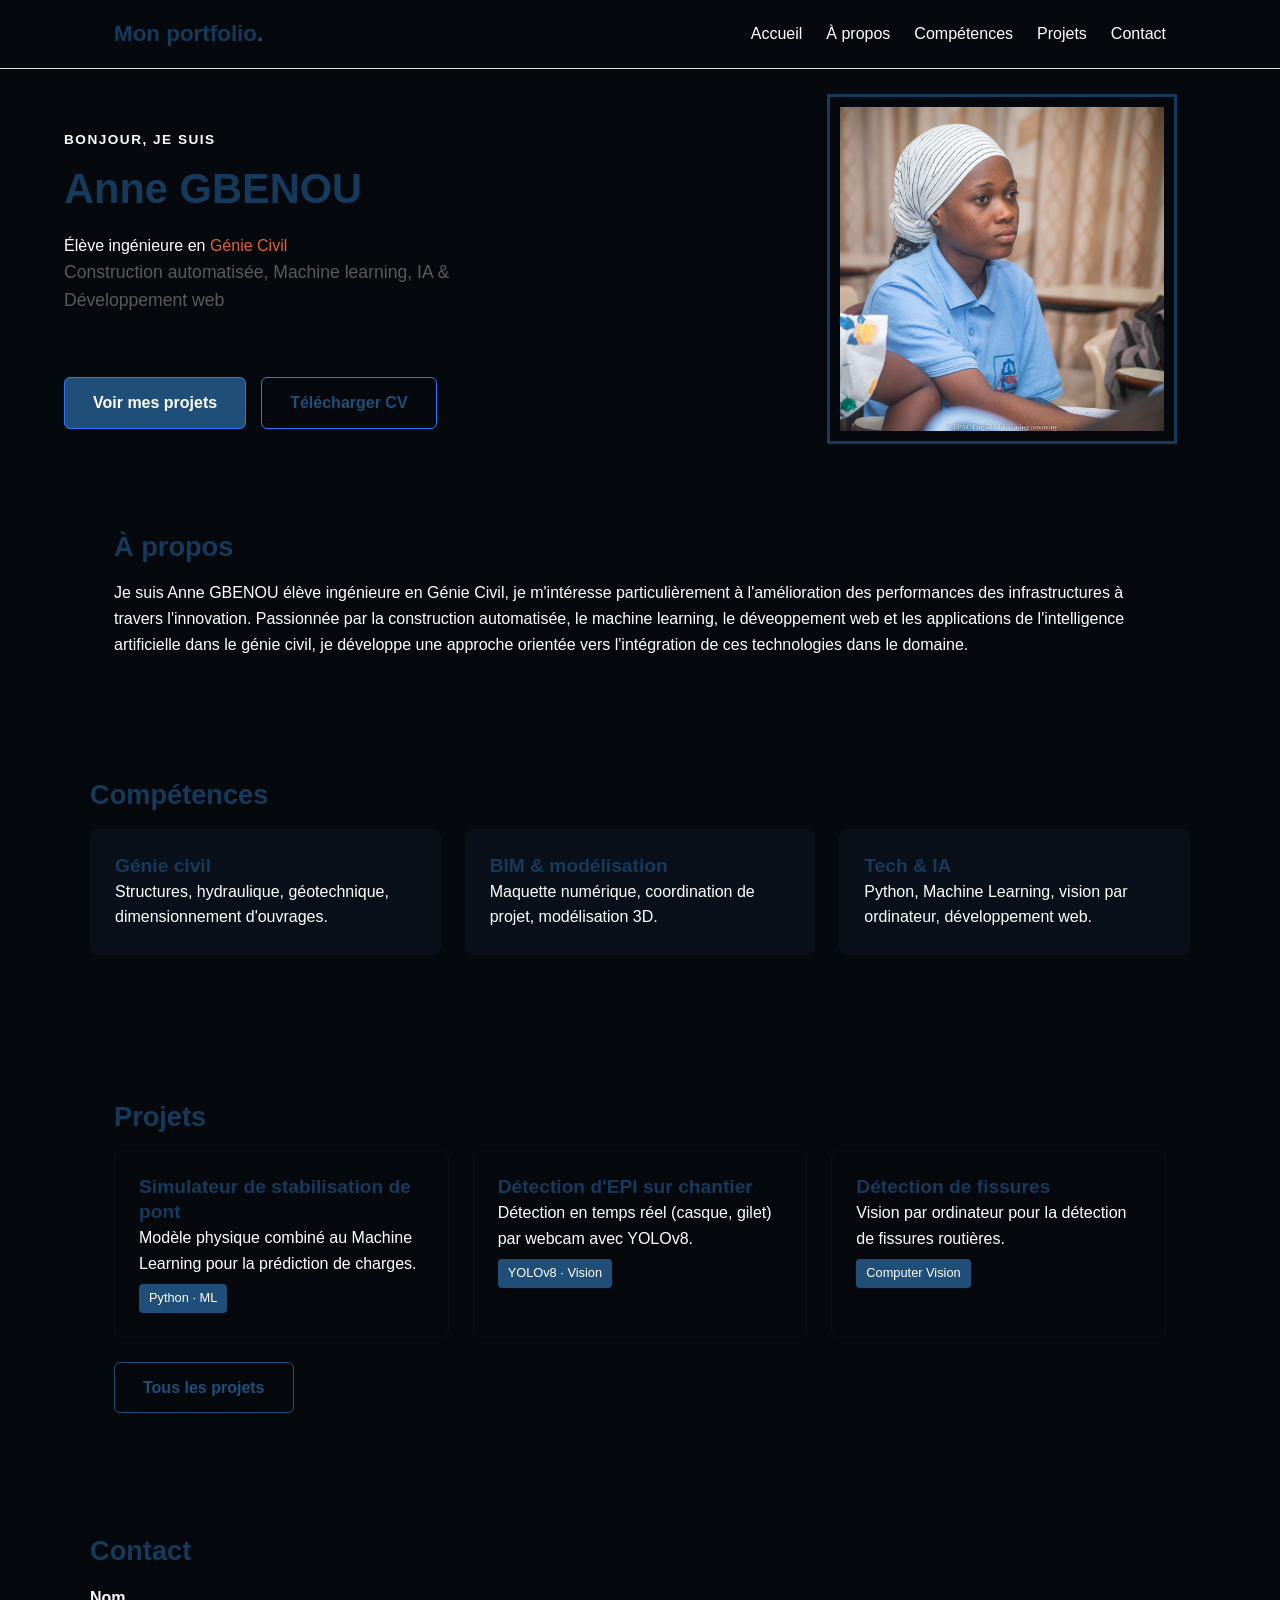
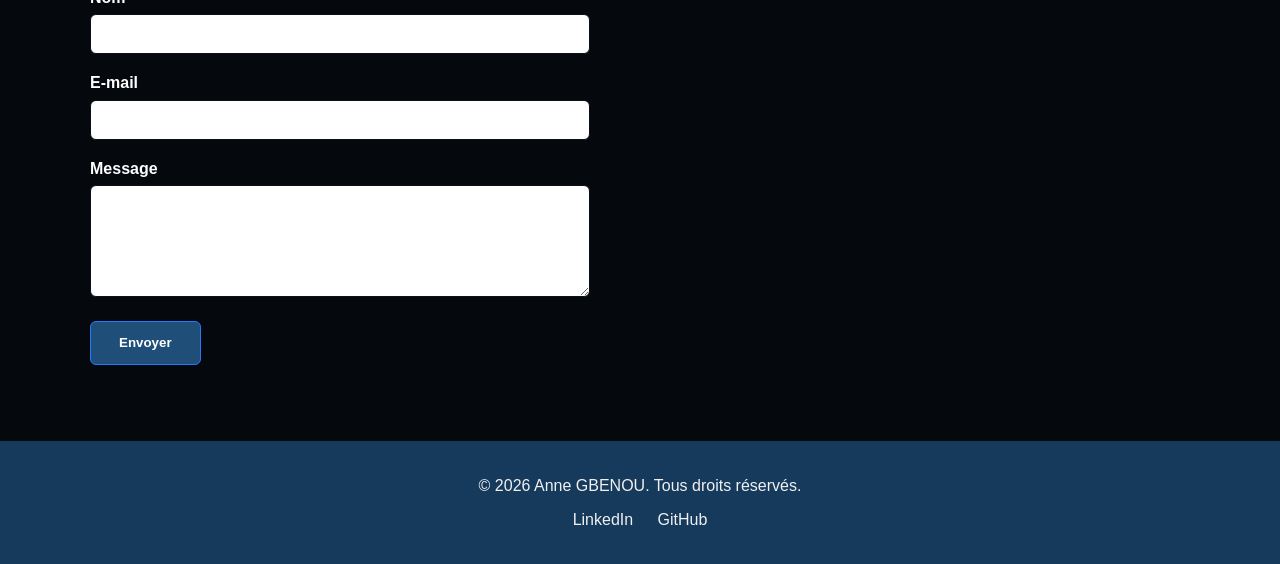
<file: index.html>
<!doctype html>
<html lang="fr">
<head>
  <meta charset="utf-8">
  <meta name="viewport" content="width=device-width, initial-scale=1">
  <title>GBENOU Anne - Portfolio Génie Civil </title>
  <meta name="description" content="Portfolio de Anne GBENOU, élève ingénieure en génie civil">
  <link rel="stylesheet" href="css/style.css">
</head>
<body>

  <header class="site-header">
    <nav class="navbar" aria-label="Navigation principale">
      <a href="#accueil" class="logo">Mon portfolio<span>.</span></a>
      <button class="nav-toggle" id="navToggle" aria-expanded="false" aria-controls="navMenu" aria-label="Ouvrir le menu">
        <span></span><span></span><span></span>
      </button>
      <ul class="nav-menu" id="navMenu">
        <li><a href="#accueil">Accueil</a></li>
        <li><a href="#apropos">À propos</a></li>
        <li><a href="#competences">Compétences</a></li>
        <li><a href="projects.html">Projets</a></li>
        <li><a href="#contact">Contact</a></li>
      </ul>
    </nav>
  </header>

  <main>
    <!-- HERO -->
    <section id="accueil" class="hero-split">
      <div class="hero-text">
        <p class="eyebrow">Bonjour, je suis</p>
        <h1>Anne GBENOU</h1>
        <p class="role">Élève ingénieure en <span class="highlight">Génie Civil</span></p>
        <p class="subtitle">Construction automatisée, Machine learning, IA  &amp; Développement web</p>
        <div class="buttons">
        <a href="projects.html" class="btn btn-primary">Voir mes projets</a>
        <a href="assets\images\CV_Anne_GBENOU.pdf" class="btn" target="_blank">Télécharger CV</a>
        </div>
      </div>
       <div class="hero-image">
        <div class="hero-image img "></div>
      <img src="assets\images\my_picture.jpg" class="hero-image img">
      </div>
    </section>

    <!-- À PROPOS -->
    <section id="apropos" class="section">
      <h2>À propos</h2>
      <p>
       Je suis Anne GBENOU élève ingénieure en Génie Civil, je m'intéresse particulièrement à l'amélioration des performances des infrastructures 
        à travers l'innovation. Passionnée par la construction automatisée, le machine learning, le déveoppement web et les applications de l'intelligence artificielle dans le génie civil,
        je développe une approche orientée vers l'intégration de ces technologies dans le domaine.
      </p>
    </section>

    <!-- COMPÉTENCES -->
    <section id="competences" class="section section-alt">
      <h2>Compétences</h2>
      <div class="cards-grid">
        <article class="card">
          <h3>Génie civil</h3>
          <p>Structures, hydraulique, géotechnique, dimensionnement d'ouvrages.</p>
        </article>
        <article class="card">
          <h3>BIM &amp; modélisation</h3>
          <p>Maquette numérique, coordination de projet, modélisation 3D.</p>
        </article>
        <article class="card">
          <h3>Tech &amp; IA</h3>
          <p>Python, Machine Learning, vision par ordinateur, développement web.</p>
        </article>
      </div>
    </section>

    <!-- APERÇU PROJETS -->
    <section id="projets-apercu" class="section">
      <h2>Projets</h2>
      <div class="cards-grid">
        <article class="card">
          <h3>Simulateur de stabilisation de pont</h3>
          <p>Modèle physique combiné au Machine Learning pour la prédiction de charges.</p>
          <span class="badge">Python · ML</span>
        </article>
        <article class="card">
          <h3>Détection d'EPI sur chantier</h3>
          <p>Détection en temps réel (casque, gilet) par webcam avec YOLOv8.</p>
          <span class="badge">YOLOv8 · Vision</span>
        </article>
        <article class="card">
          <h3>Détection de fissures</h3>
          <p>Vision par ordinateur pour la détection de fissures routières.</p>
          <span class="badge">Computer Vision</span>
        </article>
      </div>
      <a href="projects.html" class="btn btn-secondary">Tous les projets</a>
    </section>

    <section id="contact" class="section section-alt">
      <h2>Contact</h2>
      <form id="contactForm" name="contactForm" novalidate>
        <div class="form-group">
          <label for="nom">Nom</label>
          <input type="text" id="nom" name="nom" required>
        </div>
        <div class="form-group">
          <label for="email">E-mail</label>
          <input type="email" id="email" name="email" required>
        </div>
        <div class="form-group">
          <label for="message">Message</label>
          <textarea id="message" name="message" rows="5" required></textarea>
        </div>
        <button type="submit" class="btn btn-primary">Envoyer</button>
        <p id="formFeedback" class="form-feedback" role="alert" aria-live="polite"></p>
      </form>
    </section>
  </main>

  <footer class="site-footer">
    <p>&copy; 2026 Anne GBENOU. Tous droits réservés.</p>
    <div class="social-links">
      <a href="#" target="_blank" rel="noopener">LinkedIn</a>
      <a href="#" target="_blank" rel="noopener">GitHub</a>
    </div>
  </footer>

  <script src="js/app.js"></script>
</body>
</html>
</file>
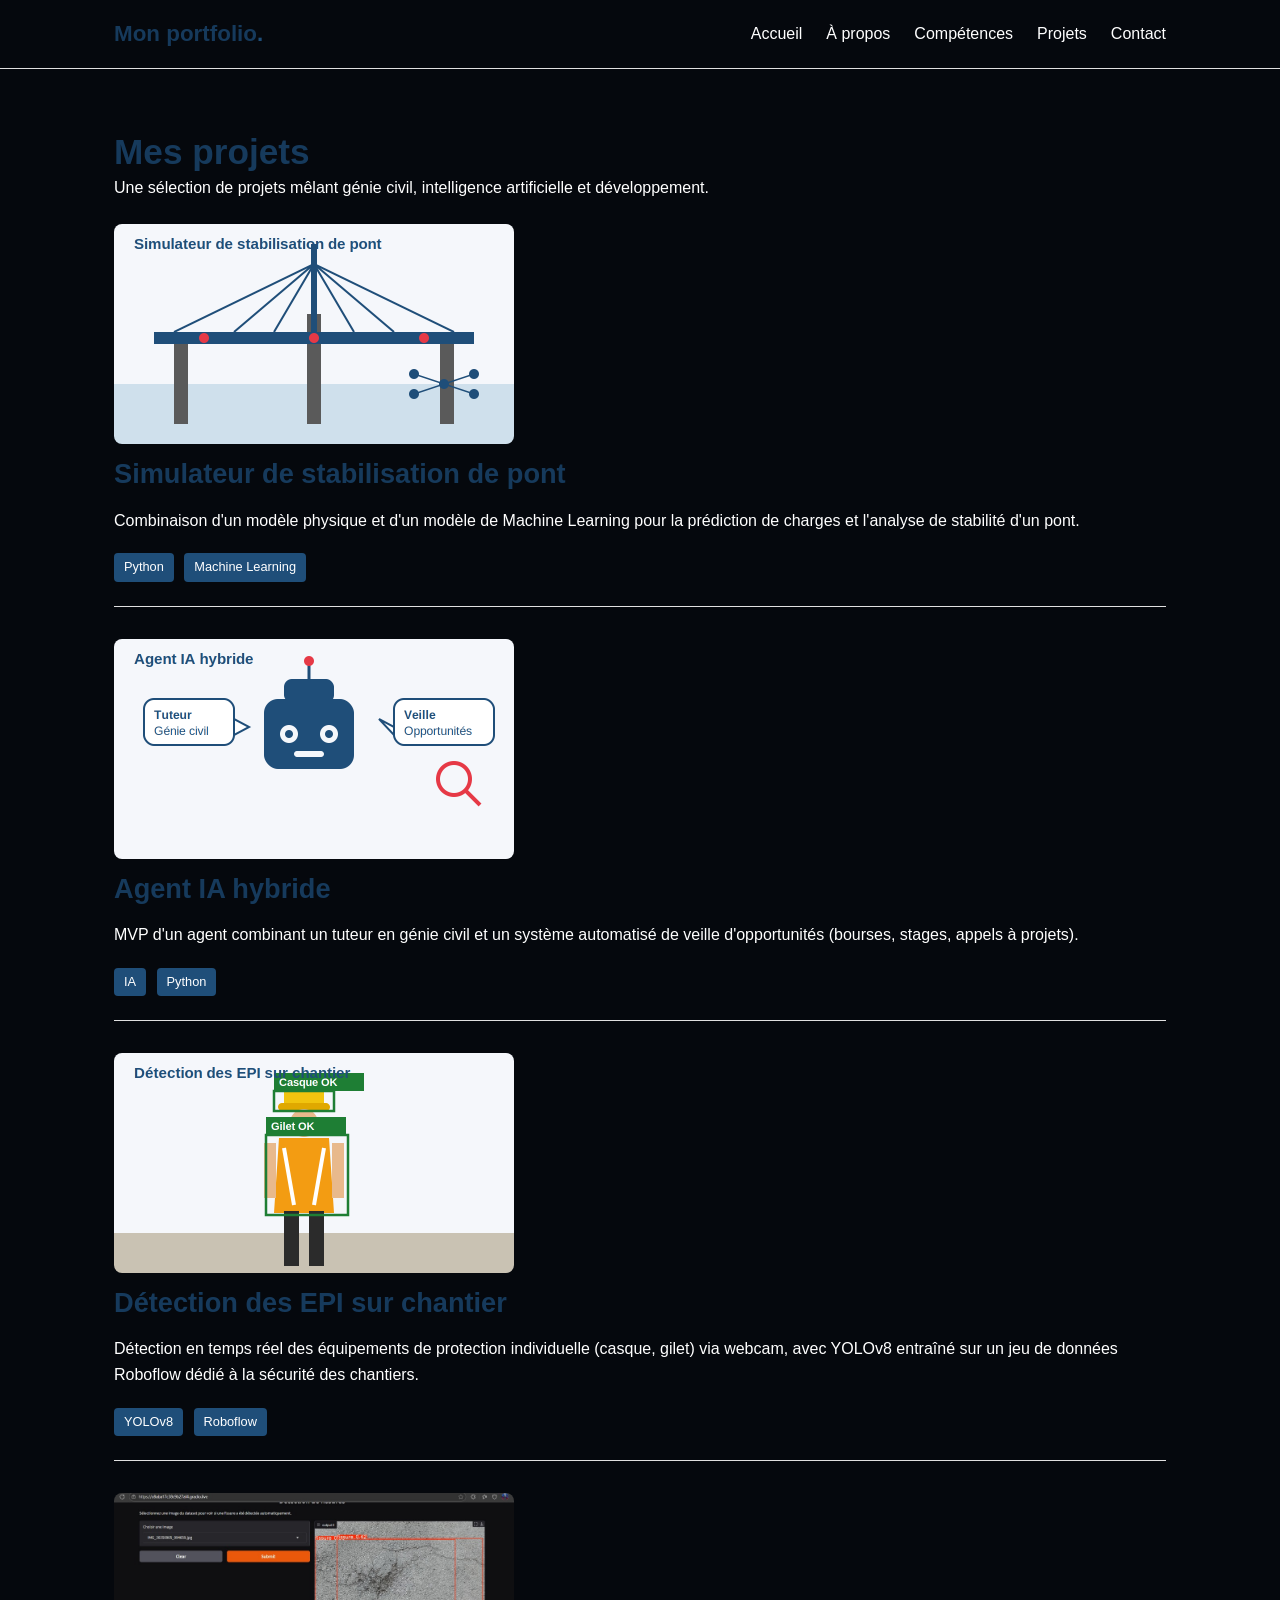
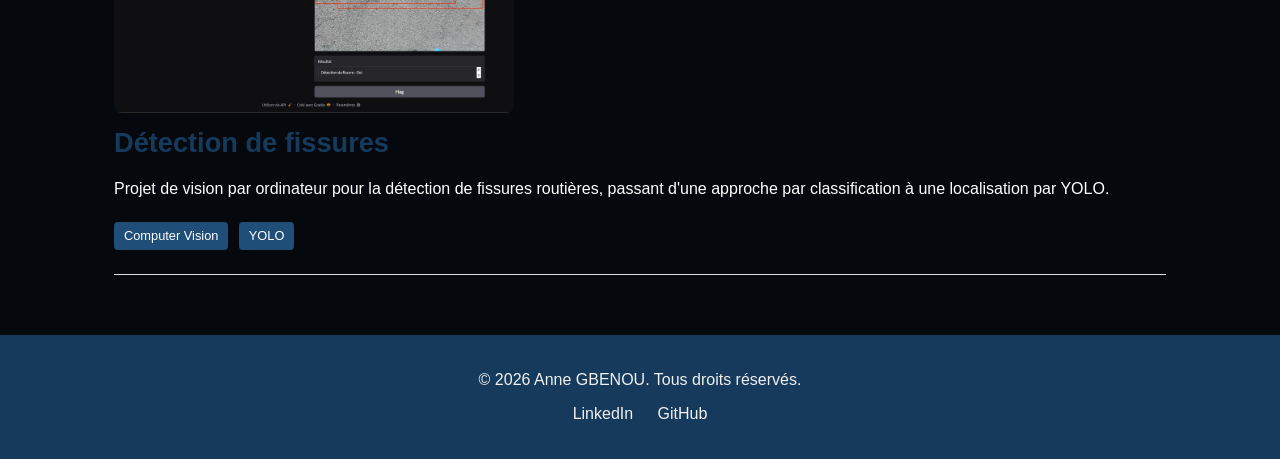
<file: projects.html>
<!doctype html>
<html lang="fr">
<head>
  <meta charset="utf-8">
  <meta name="viewport" content="width=device-width, initial-scale=1">
  <title>Projets — Anne GBENOU</title>
  <meta name="description" content="Projets de Anne GBENOU élève ingéniieure en génie civil.">
  <link rel="stylesheet" href="css/style.css">
</head>
<body>

  <header class="site-header">
    <nav class="navbar" aria-label="Navigation principale">
      <a href="index.html#accueil" class="logo">Mon portfolio<span>.</span></a>
      <button class="nav-toggle" id="navToggle" aria-expanded="false" aria-controls="navMenu" aria-label="Ouvrir le menu">
        <span></span><span></span><span></span>
      </button>
      <ul class="nav-menu" id="navMenu">
        <li><a href="index.html#accueil">Accueil</a></li>
        <li><a href="index.html#apropos">À propos</a></li>
        <li><a href="index.html#competences">Compétences</a></li>
        <li><a href="projects.html" aria-current="page">Projets</a></li>
        <li><a href="index.html#contact">Contact</a></li>
      </ul>
    </nav>
  </header>

  <main>
    <section class="section">
      <h1>Mes projets</h1>
      <p>Une sélection de projets mêlant génie civil, intelligence artificielle et développement.</p>

      <div class="projects-list">
        <article class="project-item">
          <img src="assets\images\pont.png" alt="Illustration du simulateur de stabilisation de pont" class="project-photo">
          <h2>Simulateur de stabilisation de pont</h2>
          <p>Combinaison d'un modèle physique et d'un modèle de Machine Learning pour
             la prédiction de charges et l'analyse de stabilité d'un pont.</p>
          <span class="badge">Python</span>
          <span class="badge">Machine Learning</span>
        </article>

        <article class="project-item">
          <img src="assets\images\agent-ia.png" alt="Illustration de l'agent IA hybride" class="project-photo">
          <h2>Agent IA hybride</h2>
          <p>MVP d'un agent combinant un tuteur en génie civil et un système
             automatisé de veille d'opportunités (bourses, stages, appels à projets).</p>
          <span class="badge">IA</span>
          <span class="badge">Python</span>
        </article>

        <article class="project-item">
          <img src="assets\images\detection-epi.png" alt="Illustration de la détection des EPI sur chantier" class="project-photo">
          <h2>Détection des EPI sur chantier</h2>
          <p>Détection en temps réel des équipements de protection individuelle
             (casque, gilet) via webcam, avec YOLOv8 entraîné sur un jeu de données
             Roboflow dédié à la sécurité des chantiers.</p>
          <span class="badge">YOLOv8</span>
          <span class="badge">Roboflow</span>
        </article>

        <article class="project-item">
          <img src="assets\images\Detection_fissures.jpg" alt="Illustration de la détection de fissures routières par intelligence artificielle" class="project-photo">
          <h2>Détection de fissures</h2>
          <p>Projet de vision par ordinateur pour la détection de fissures routières,
             passant d'une approche par classification à une localisation par YOLO.</p>
          <span class="badge">Computer Vision</span>
          <span class="badge">YOLO</span>
        </article>
      </div>
    </section>
  </main>

  <footer class="site-footer">
    <p>&copy; 2026 Anne GBENOU. Tous droits réservés.</p>
    <div class="social-links">
      <a href="#" target="_blank" rel="noopener">LinkedIn</a>
      <a href="#" target="_blank" rel="noopener">GitHub</a>
    </div>
  </footer>

  <script src="js/app.js"></script>
</body>
</html>
</file>
<file: css/style.css>
/* ===== Reset & base ===== */
* {
  box-sizing: border-box;
  margin: 0;
  padding: 0;
}

:root {
  --color-primary: #1F4E79;
  --color-primary-dark: #163a5c;
  --color-accent: #e0623a;
  --color-bg: #05080d;
  --color-bg-alt: #f5f7fb;
  --color-text: #ffffff;
  --color-muted: #5a5a5a;
  --font-main: "Time new roman", sans-serif;
  --spacing: 16px;
}

body {
  font-family: var(--font-main);
  color: var(--color-text);
  background: var(--color-bg);
  line-height: 1.6;
  font-size: 16px;
}

h1, h2, h3 {
  color: var(--color-primary-dark);
  line-height: 1.3;
}

h1 { font-size: 2.2rem; }
h2 { font-size: 1.7rem; margin-bottom: var(--spacing); }
h3 { font-size: 1.2rem; }

a {
  color: var(--color-primary);
  text-decoration: none;
}
a:hover, a:focus {
  text-decoration: underline;
}

/* Focus visible pour l'accessibilité clavier */
a:focus-visible,
button:focus-visible,
input:focus-visible,
textarea:focus-visible {
  outline: 3px solid var(--color-primary);
  outline-offset: 2px;
}

img {
  max-width: 100%;
  display: block;
}

/* ===== Header / Nav ===== */
.site-header {
  background: var(--color-bg);
  border-bottom: 1px solid #e0e0e0;
  position: sticky;
  top: 0;
  z-index: 10;
}

.navbar {
  display: flex;
  align-items: center;
  justify-content: space-between;
  max-width: 1100px;
  margin: 0 auto;
  padding: var(--spacing) 24px;
}

.logo {
  font-size: 1.4rem;
  font-weight: bold;
  color: var(--color-primary-dark);
}
.logo span { color: var(--color-primary); }

.nav-menu {
  list-style: none;
  display: flex;
  gap: 24px;
}

.nav-menu a {
  color: var(--color-text);
  font-weight: 500;
}

.nav-cta {
  background: var(--color-primary);
  color: #ffffff !important;
  padding: 8px 20px;
  border-radius: 999px;
  font-weight: 600;
}
.nav-cta:hover, .nav-cta:focus {
  background: var(--color-primary-dark);
  text-decoration: none !important;
}

.nav-toggle {
  display: none;
  flex-direction: column;
  gap: 5px;
  background: none;
  border: none;
  cursor: pointer;
  padding: 8px;
}
.nav-toggle span {
  width: 26px;
  height: 3px;
  background: var(--color-primary-dark);
  border-radius: 2px;
}

/* ===== Hero (split plein écran) ===== */
.hero-split {
  display: grid;
  grid-template-columns: 1.3fr 1fr;
  min-height: auto;
  align-items: center;
}

.hero-text {
  display: flex;
  flex-direction: column;
  justify-content: flex-start;
  padding: 60px 64px 40px;
  background: var(--color-bg);
}

.eyebrow {
  color: var(--color-text);
  font-weight: 700;
  text-transform: uppercase;
  letter-spacing: 1.5px;
  font-size: 0.85rem;
  margin-bottom: 12px;
}

.hero-text h1 {
  font-size: 2.6rem;
  line-height: 1.25;
  margin-bottom: 18px;
}

.highlight {
  color: var(--color-accent);
}

.hero-text .subtitle {
  color: var(--color-muted);
  font-size: 1.1rem;
  margin: 0 0 28px;
  max-width: 440px;
}

.hero-text .btn {
  align-self: flex-start;
}


.hero-image {
  display: flex;
  overflow: hidden;
  justify-content: center;
}
.hero-image img {
  width: min(350px, 100%);
  object-fit: cover;
  object-position: 50% 50%;
  border: 3px solid var(--color-primary-dark);
  padding: 10px;
  transform: rotate(0deg);
  box-shadow: 0 4 40px rgba(38, 89, 255, 0.466);
}


/* ===== Sections ===== */
.section {
  max-width: 1100px;
  margin: 0 auto;
  padding: 60px 24px;
}
.section-alt {
  background: var(--color-bg);
  max-width: 100%;
}
.section-alt > * {
  max-width: 1100px;
  margin-left: auto;
  margin-right: auto;
}

/* ===== Cards ===== */
.cards-grid {
  display: grid;
  grid-template-columns: repeat(3, 1fr);
  gap: 24px;
  margin-bottom: 24px;
}

.card {
  background: var(--color-bg);
  border: 1px solid #0a1019;
  border-radius: 8px;
  padding: 24px;
}
.section-alt .card {
  background: #0a1019;
}

.badge {
  display: inline-block;
  background: var(--color-primary);
  color: #ffffff;
  font-size: 0.8rem;
  padding: 4px 10px;
  border-radius: 4px;
  margin-top: 8px;
  margin-right: 6px;
}

/* ===== Projects page ===== */
.projects-list {
  display: flex;
  flex-direction: column;
  gap: 32px;
  margin-top: 24px;
}
.project-item {
  border-bottom: 1px solid #e0e0e0;
  padding-bottom: 24px;
}
.project-item p {
  margin: 8px 0 12px;
}

.project-photo {
  width: 100%;
  max-width: 400px;
  height: 220px;
  object-fit: cover;
  border-radius: 8px;
  margin-bottom: 12px;
}

/* ===== Buttons ===== */
.buttons {
  display: flex;
  gap: 15px;
  margin-top: 35px;
  flex-wrap: wrap;
}

.btn {
  display: inline-block;
  padding: 12px 28px;
  border-radius: 6px;
  font-weight: 600;
  min-height: 44px;
  border: 1px solid  #2678ff;
  box-shadow: 0 0 25px rgba(38, 121, 255, 0);
}
.btn-primary {
  background: var(--color-primary);
  color: #ffffff;
}
.btn-primary:hover, .btn-primary:focus {
  background: var(--color-primary-dark);
  text-decoration: none;
}


.btn-secondary {
  background: transparent;
  color: var(--color-primary);
  border-color: var(--color-primary);
}
.btn-secondary:hover, .btn-secondary:focus {
  background: var(--color-primary);
  color: #ffffff;
  text-decoration: none;
}

/* ===== Formulaire ===== */
.form-group {
  margin-bottom: var(--spacing);
  max-width: 500px;
}
label {
  display: block;
  font-weight: 600;
  margin-bottom: 4px;
}
input, textarea {
  width: 100%;
  padding: 10px 12px;
  border: 1px solid #0a1019;
  border-radius: 6px;
  font-family: inherit;
  font-size: 1rem;
}
input.input-error, textarea.input-error {
  border-color: #c0392b;
}
.form-feedback {
  margin-top: var(--spacing);
  font-weight: 600;
}
.form-feedback.success { color: #1e7e34; }
.form-feedback.error { color: #c0392b; }

/* ===== Footer ===== */
.site-footer {
  text-align: center;
  padding: 32px 24px;
  background: var(--color-primary-dark);
  color: #f0f0f0;
}
.social-links {
  margin-top: 8px;
}
.social-links a {
  color: #f0f0f0;
  margin: 0 10px;
}

/* ===== Responsive : tablette ===== */
@media (max-width: 768px) {
  .cards-grid {
    grid-template-columns: repeat(2, 1fr);
  }
}

/* ===== Responsive : mobile ===== */
@media (max-width: 600px) {
  .nav-toggle {
    display: flex;
  }
  .hero-split {
    grid-template-columns: 1fr;
  }
  .hero-image {
    order: 1;
    height: auto;
  }
  .hero-text {
    order: 2;
    padding: 32px 20px 48px;
    text-align: center;
    align-items: center;
  }
  .hero-text .subtitle {
    max-width: 100%;
  }
  .hero-text .btn {
    align-self: center;
  }
  .nav-cta {
    display: inline-block;
    margin: 10px 24px;
    text-align: center;
  }
  .hero-text h1 {
    font-size: 2rem;
  }
  .nav-menu {
    position: absolute;
    top: 100%;
    left: 0;
    right: 0;
    background: var(--color-bg);
    flex-direction: column;
    gap: 0;
    display: none;
    border-bottom: 1px solid #e0e0e0;
  }
  .nav-menu.open {
    display: flex;
  }
  .nav-menu li {
    border-top: 1px solid #eee;
  }
  .nav-menu a {
    display: block;
    padding: 14px 24px;
  }
  .cards-grid {
    grid-template-columns: 1fr;
  }
  h1 { font-size: 1.8rem; }
}
</file>
